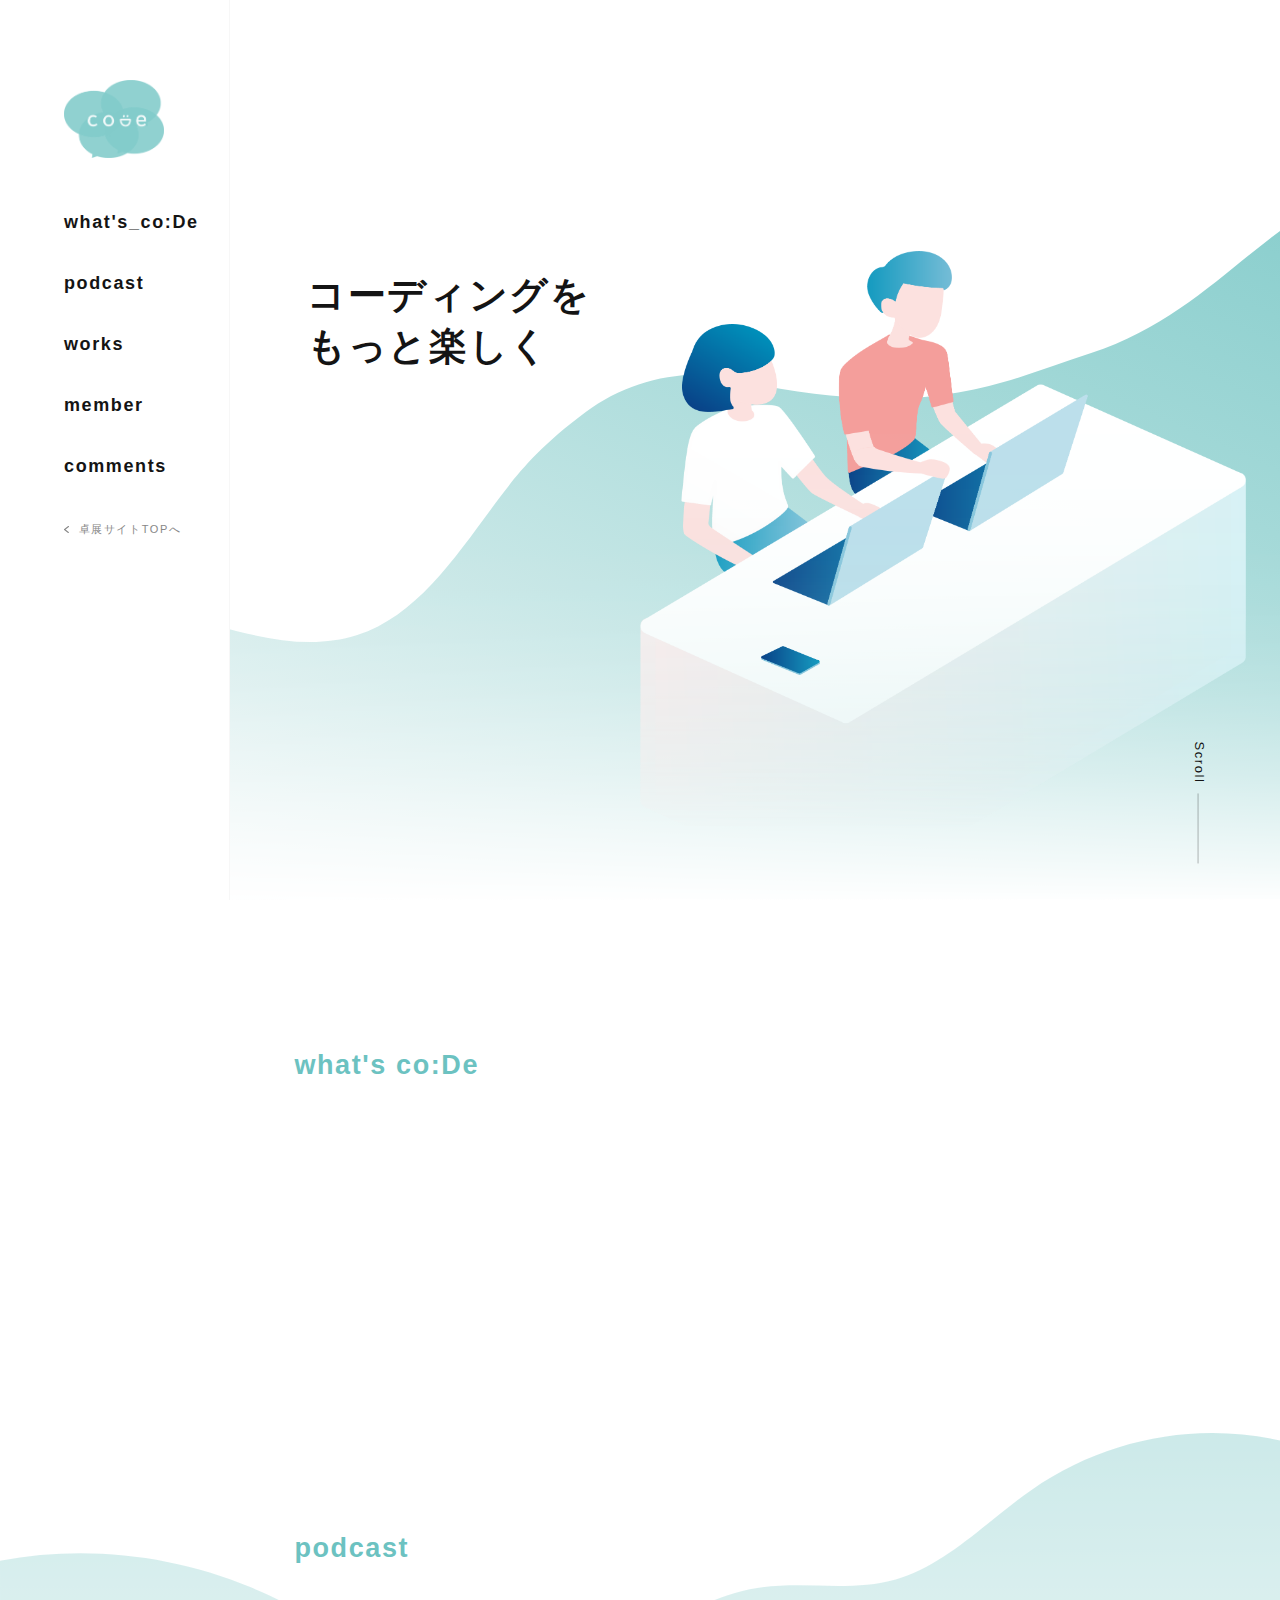
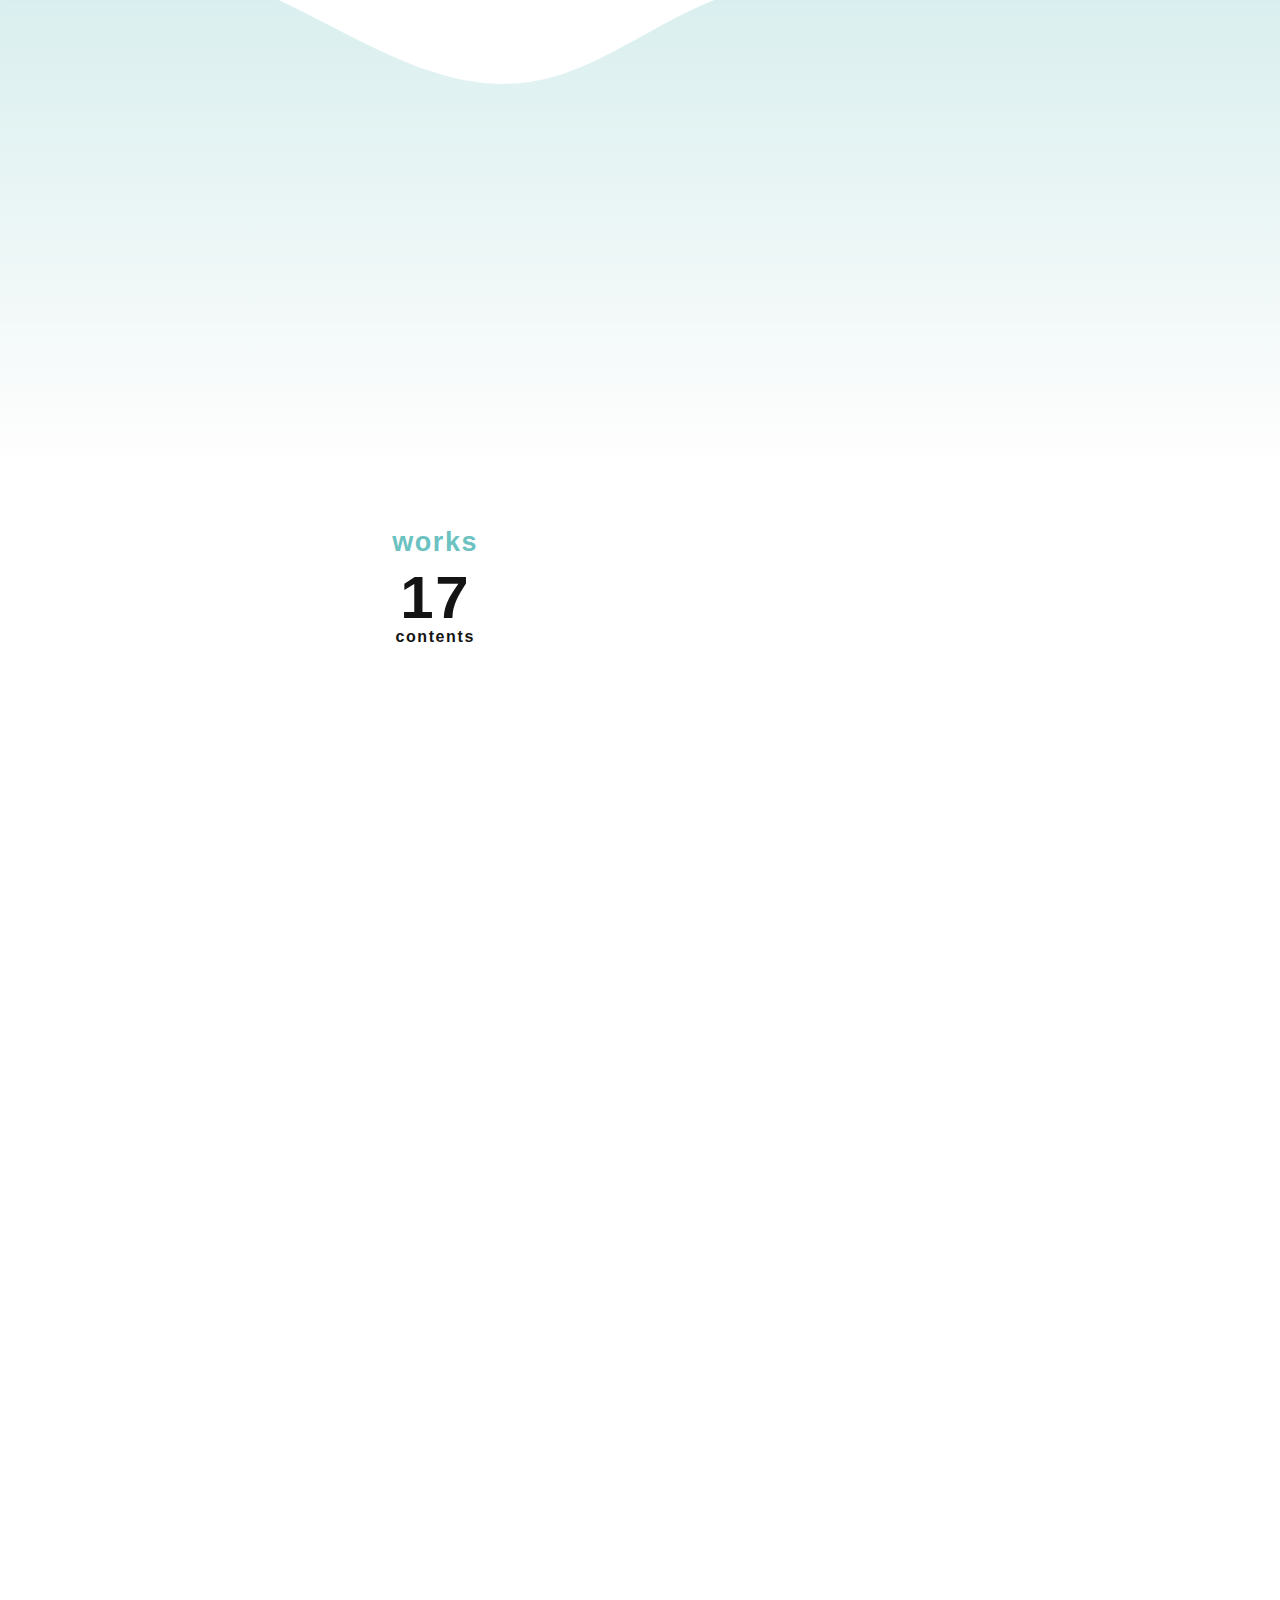
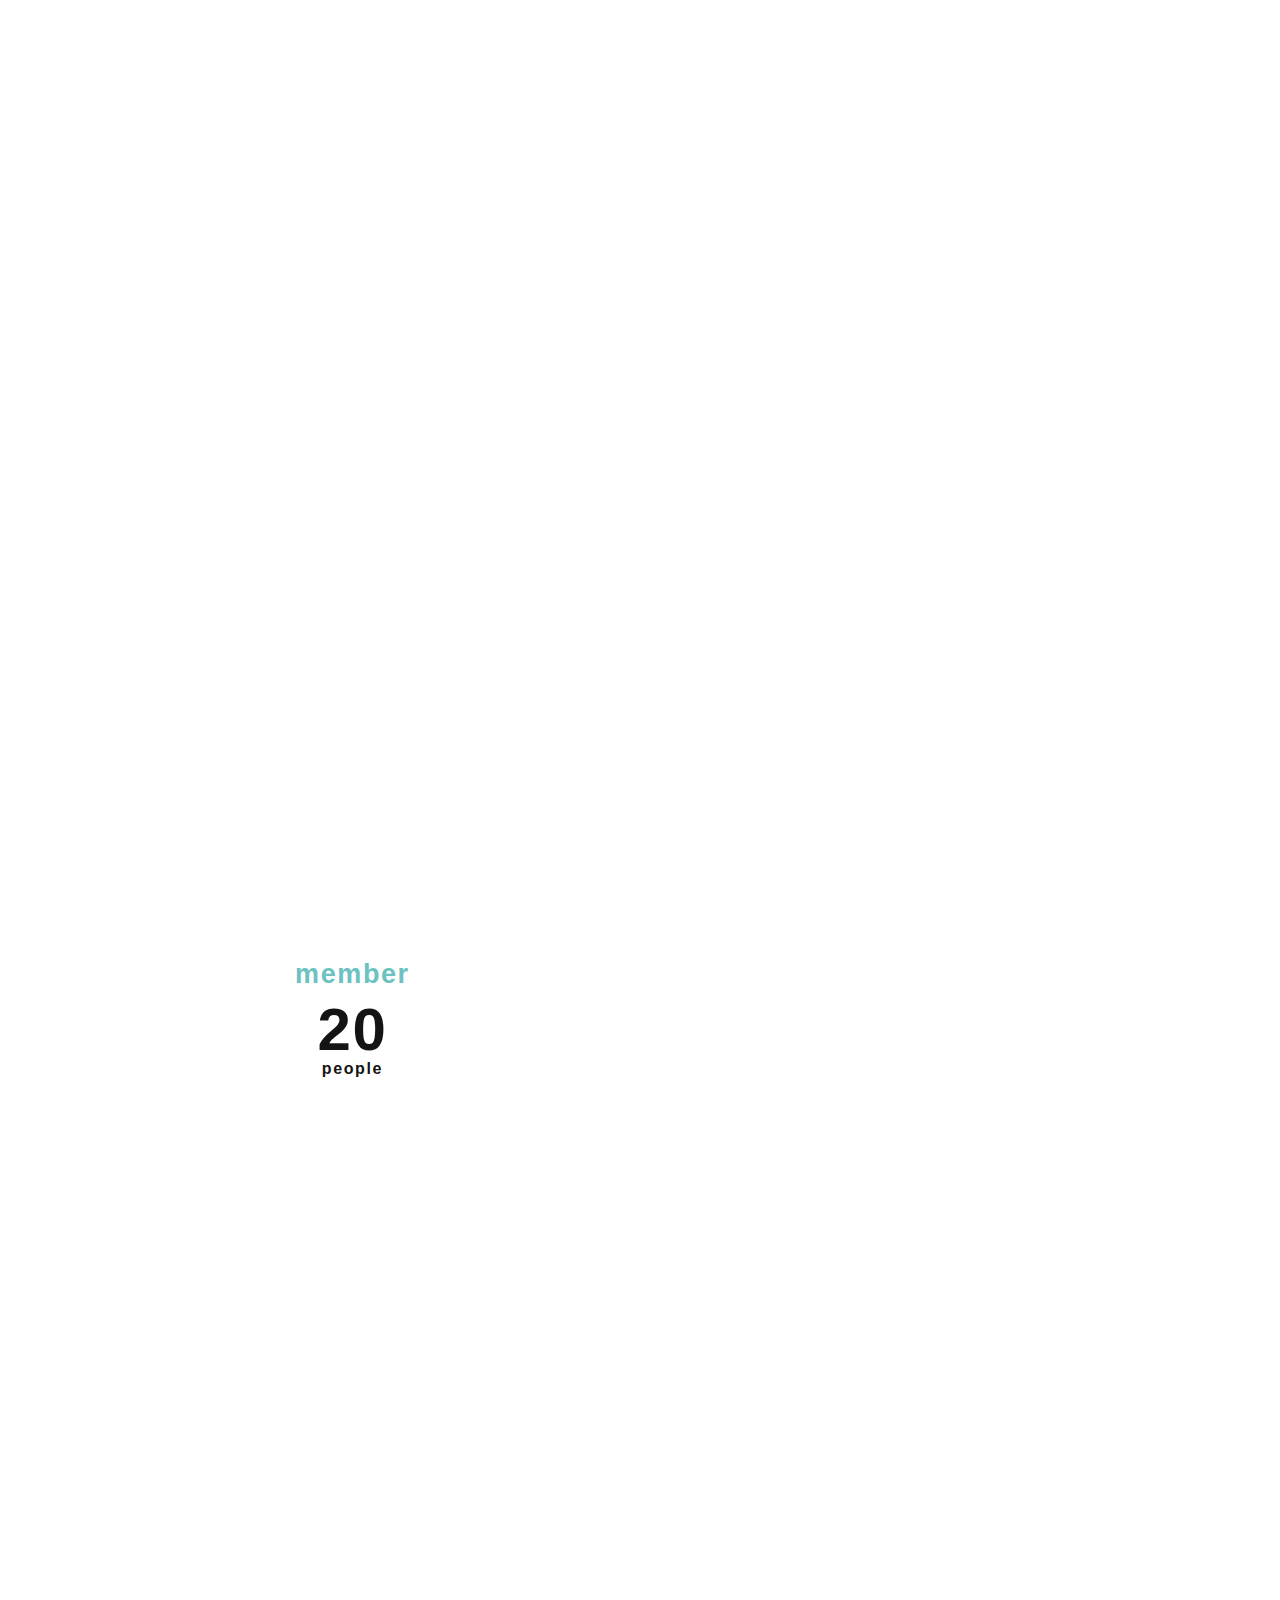
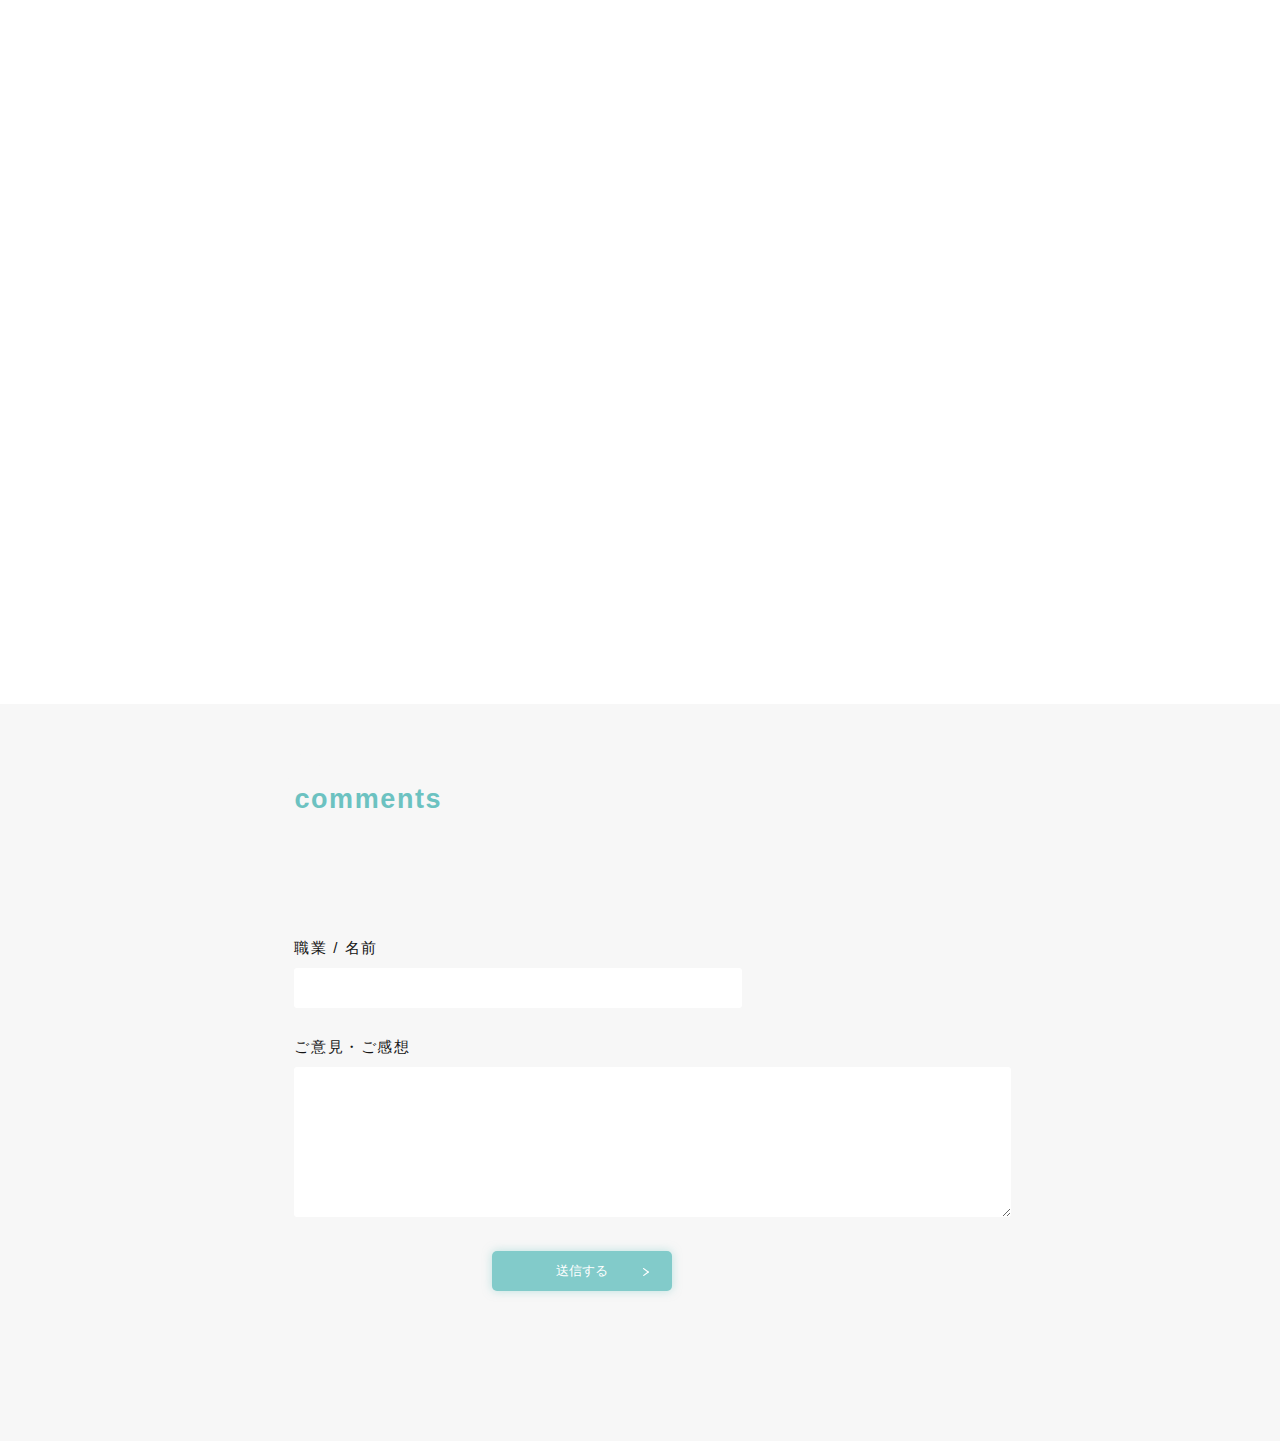
<file: index.html>
<!DOCTYPE html>
<html>
  <head>
    <!-- Global site tag (gtag.js) - Google Analytics -->
    <script
      async
      src="https://www.googletagmanager.com/gtag/js?id=UA-174896040-2"
    ></script>
    <script>
      window.dataLayer = window.dataLayer || [];
      function gtag() {
        dataLayer.push(arguments);
      }
      gtag("js", new Date());

      gtag("config", "UA-174896040-2");
    </script>

    <!-- 文字コード設定 -->
    <meta charset="UTF-8" />
    <!-- いろんなデバイス幅で表示崩れが起きないようにするやつ -->
    <meta name="viewport" content="width=device-width, initial-scale=1" />
    <!-- ページタイトル -->
    <title>co:De</title>
    <!-- ページ情報 -->
    <meta name="description" content="co:De卓作品展示サイト" />
    <link rel="icon" type="image/x-icon" href="./images/favicon.ico" />
    <link
      rel="apple-touch-icon"
      sizes="180x180"
      href="./images/apple-touch-icon-180x180-precomposed.png"
    />
    <!-- 検索で引っかかるようにする -->
    <meta
      name="keywords"
      content="co:De,卓,卓展,卓展2020,webサイト,webアプリケーション,学生作品"
    />
    <!-- css読み込み -->
    <link rel="stylesheet" href="./css/style.css" />
    <link
      rel="stylesheet"
      media="(max-width: 480px)"
      href="./css/mobile_css.css"
    />
    <!-- jquery読み込み(必要な人のみ) -->
    <script
      src="https://code.jquery.com/jquery-3.5.1.min.js"
      integrity="sha256-9/aliU8dGd2tb6OSsuzixeV4y/faTqgFtohetphbbj0="
      crossorigin="anonymous"
    ></script>
  </head>
  <body>
    <header>
      <div class="header-logo-wrap">
        <a href="#top">
          <img src="images/logo.png" alt="headerのロゴ" />
        </a>
      </div>
      <ul class="header-nav-list">
        <li>
          <a href="#what" data-splitting>what's_co:De</a>
        </li>
        <li>
          <a href="#podcast" data-splitting>podcast</a>
        </li>
        <li>
          <a href="#works" data-splitting>works</a>
        </li>
        <li>
          <a href="#member" data-splitting>member</a>
        </li>
        <li>
          <a href="#comments" data-splitting>comments</a>
        </li>
        <li class="go-taku-top">
          <a class="go_taku">
            <img src="images/gray_left.svg" alt="" />
            卓展サイトTOPへ
          </a>
        </li>
      </ul>

      <!-- ハンバーガーメニュー -->
      <div class="header-sp-icon-wrap">
        <div class="header-sp-icon-bar1"></div>
        <div class="header-sp-icon-bar3"></div>
      </div>

      <!-- スマホnav -->
      <div class="header-sp-nav">
        <div class="header-sp-nav-img-wrap">
          <a href="#top">
            <img src="images/logo.png" alt="ロゴイメージ" />
          </a>
        </div>
        <ul class="header-sp-nav-list">
          <li>
            <a href="#what">what's co:De</a>
          </li>
          <li>
            <a href="#podcast">podcast</a>
          </li>
          <li>
            <a href="#works">works</a>
          </li>
          <li>
            <a href="#member">member</a>
          </li>
          <li>
            <a href="#comments">comments</a>
          </li>
          <li class="go-taku-top">
            <a class="go_taku">
              <img src="images/gray_left.svg" alt="" />
              卓展サイトTOPへ
            </a>
          </li>
        </ul>
      </div>
    </header>
    <div id="cursor"></div>
    <div id="cover"></div>
    <div class="main-visual" id="top">
      <div class="hidden-logo-wrap">
        <img src="images/hidden-logo.svg" alt="隠しロゴ" />
      </div>
      <h1 data-splitting>
        コーディングを<br />
        もっと楽しく
      </h1>
      <div class="main-fuki1 fuki-wrap">
        <img src="images/main-fuki.svg" alt="メインビジュアル吹き出し" />
        <div class="fuki-contents">
          <div class="maru1"></div>
          <div class="maru2"></div>
          <div class="maru3"></div>
        </div>
      </div>
      <div class="main-fuki2 fuki-wrap">
        <img src="images/main-fuki.svg" alt="メインビジュアル吹き出し" />
        <div class="fuki-contents">
          <div class="maru1"></div>
          <div class="maru2"></div>
          <div class="maru3"></div>
        </div>
      </div>
      <div class="main-visual-img-wrap">
        <!-- <img src="images/main-visual.svg" alt="メインビジュアル" /> -->
        <img src="images/main-back.svg" alt="メインビジュアル波" />
      </div>
      <div class="main-hito-wrap">
        <img src="images/no-head-hand-hito.png" alt="" />
        <div class="girl-head-wrap">
          <img src="images/girl-head.png" alt="" />
        </div>
        <div class="boy-head-wrap">
          <img src="images/boy-head.png" alt="" />
        </div>
        <div class="boy-right-hand-wrap">
          <img src="images/boy-right-hand.png" alt="" />
        </div>
        <div class="phone-wrap">
          <img src="images/main-iphone.png" alt="" />
        </div>
      </div>
      <div class="main-visual-scroll">
        <p>Scroll</p>
        <div class="scroll-lines">
          <div class="scroll-line"></div>
          <div class="scroll-line-cover"></div>
        </div>
      </div>
    </div>

    <a name="jump-what"></a>
    <section class="what" id="what">
      <svg
        xmlns="http://www.w3.org/2000/svg"
        class="hidden-svg only-pc"
        width="44"
        height="44"
        viewBox="0 0 24 24"
        stroke-width="1.5"
        stroke="#ffffff"
        fill="none"
        stroke-linecap="round"
        stroke-linejoin="round"
      >
        <path stroke="none" d="M0 0h24v24H0z" />
        <path d="M3 12h1M12 3v1M20 12h1M5.6 5.6l.7 .7M18.4 5.6l-.7 .7" />
        <path
          d="M9 16a5 5 0 1 1 6 0a3.5 3.5 0 0 0 -1 3a2 2 0 0 1 -4 0a3.5 3.5 0 0 0 -1 -3"
        />
        <line x1="9.7" y1="17" x2="14.3" y2="17" />
      </svg>
      <h2 class="section-heading only-mobile">what's co:De</h2>
      <div class="what-fukidashi-wrap">
        <img
          src="images/sub-fuki.svg"
          alt="吹き出しのイメージ"
          class="sub-fuki1"
        />
        <img
          src="images/sub-fuki2.svg"
          alt="吹き出しのイメージ"
          class="sub-fuki2"
        />
        <img
          src="images/sub-fuki.svg"
          alt="吹き出しのイメージ"
          class="sub-fuki3"
        />
        <img
          src="images/sub-fuki2.svg"
          alt="吹き出しのイメージ"
          class="sub-fuki4"
        />
        <img src="images/sub-logo.png" alt="" class="sub-fuki-logo" />
      </div>
      <div class="what-left">
        <h2 class="section-heading only-pc">what's co:De</h2>
        <p class="section-caption fadein">
          co:Deは 「 <span class="what-green">楽しくコードを書く</span> 」
          をコンセプトとし、WebサイトやWebアプリを制作する卓です。
          企画、デザイン、コーディングのweb制作に置ける一連の流れを学びながら、作品の完成を目指します。
        </p>
      </div>
    </section>

    <a name="jump-podcast"></a>
    <section class="podcast" id="podcast">
      <svg
        xmlns="http://www.w3.org/2000/svg"
        class="hidden-svg only-pc"
        width="44"
        height="44"
        viewBox="0 0 24 24"
        stroke-width="1.5"
        stroke="#ffffff"
        fill="none"
        stroke-linecap="round"
        stroke-linejoin="round"
      >
        <path stroke="none" d="M0 0h24v24H0z" />
        <rect x="4" y="13" rx="2" width="5" height="7" />
        <rect x="15" y="13" rx="2" width="5" height="7" />
        <path d="M4 15v-3a8 8 0 0 1 16 0v3" />
      </svg>
      <h2 class="section-heading">podcast</h2>
      <p class="section-caption fadein">
        co:De卓長・ドムジャが、co:Deのコンセプトや作品についてトークしています。<br
          class="only-pc"
        />
        作品を見ながら、是非お聴きください！
      </p>
      <div class="podcast-back-wrap">
        <img src="images/podcast-back.svg" alt="podcast背景" />
      </div>
      <iframe
        src="https://anchor.fm/takuten-2020/embed/episodes/08-coDe-ej2hvs/a-a344nu2"
        frameborder="0"
        scrolling="no"
      ></iframe>
    </section>

    <a name="jump-works"></a>
    <section class="works" id="works">
      <ul class="work-list">
        <svg
          xmlns="http://www.w3.org/2000/svg"
          class="hidden-svg-what only-pc"
          width="44"
          height="44"
          viewBox="0 0 24 24"
          stroke-width="1.5"
          stroke="#ffffff"
          fill="none"
          stroke-linecap="round"
          stroke-linejoin="round"
        >
          <path stroke="none" d="M0 0h24v24H0z" />
          <rect x="13" y="8" width="8" height="12" rx="1" />
          <path
            d="M18 8v-3a1 1 0 0 0 -1 -1h-13a1 1 0 0 0 -1 1v12a1 1 0 0 0 1 1h9"
          />
          <line x1="16" y1="9" x2="18" y2="9" />
        </svg>
        <li class="sum">
          <h2 class="section-heading">works</h2>
          <h3>17</h3>
          <p>contents</p>
        </li>
        <a class="go_work" target="work_1">
          <li class="fadein">
            <div class="work-img-wrap">
              <img src="images/work-photo/hama.jpg" alt="作品の写真" />
            </div>
            <div class="work-hover">
              <div class="work-title">
                <h4>Portfolio</h4>
                <p>/</p>
                <p>webサイト</p>
              </div>
              <p class="work-name">4N はまちゃん</p>
            </div>
          </li>
        </a>
        <a class="go_work" target="work_2">
          <li class="fadein">
            <div class="work-img-wrap">
              <img src="images/work-photo/chika.jpg" alt="作品の写真" />
            </div>
            <div class="work-hover">
              <div class="work-title">
                <h4>kaedechikakiyo portfolio</h4>
                <p>/</p>
                <p>webサイト</p>
              </div>
              <p class="work-name">4N よねちゃん</p>
            </div>
          </li>
        </a>
        <a class="go_work" target="work_3">
          <li class="fadein">
            <div class="work-img-wrap">
              <img src="images/work-photo/eri.jpg" alt="作品の写真" />
            </div>
            <div class="work-hover">
              <div class="work-title">
                <h4>ポートフォリオサイト</h4>
                <p>/</p>
                <p>webサイト</p>
              </div>
              <p class="work-name">3M いとしのエリー</p>
            </div>
          </li>
        </a>
        <a class="go_work" target="work_4">
          <li class="fadein">
            <div class="work-img-wrap">
              <img src="images/work-photo/sawa1.jpg" alt="作品の写真" />
            </div>
            <div class="work-hover">
              <div class="work-title">
                <h4>Portfolio</h4>
                <p>/</p>
                <p>webサイト</p>
              </div>
              <p class="work-name">3M 不協卍和音</p>
            </div>
          </li>
        </a>
        <a class="go_work" target="work_5">
          <li class="fadein">
            <div class="work-img-wrap">
              <img src="images/work-photo/tohi.jpg" alt="作品の写真" />
            </div>
            <div class="work-hover">
              <div class="work-title">
                <h4>ポートフォリオサイト</h4>
                <p>/</p>
                <p>webサイト</p>
              </div>
              <p class="work-name">3M 頭皮にやさしく</p>
            </div>
          </li>
        </a>
        <a class="go_work" target="work_6">
          <li class="fadein">
            <div class="work-img-wrap">
              <img src="images/work-photo/shachipa.jpg" alt="作品の写真" />
            </div>
            <div class="work-hover">
              <div class="work-title">
                <h4>FoolProof</h4>
                <p>/</p>
                <p>webサイト</p>
              </div>
              <p class="work-name">2M しゃちほこ・パッチム</p>
            </div>
          </li>
        </a>
        <a class="go_work" target="work_7">
          <li class="fadein">
            <div class="work-img-wrap">
              <img src="images/work-photo/nitori.jpg" alt="作品の写真" />
            </div>
            <div class="work-hover">
              <div class="work-title">
                <h4>Poppin' color</h4>
                <p>/</p>
                <p>webサイト</p>
              </div>
              <p class="work-name">2M ニトリ</p>
            </div>
          </li>
        </a>
        <a class="go_work" target="work_8">
          <li class="fadein">
            <div class="work-img-wrap">
              <img src="images/work-photo/ramuko.jpg" alt="作品の写真" />
            </div>
            <div class="work-hover">
              <div class="work-title">
                <h4>あの夏わたしはチョコミントと出会った。</h4>
                <p>/</p>
                <p>webサイト</p>
              </div>
              <p class="work-name">2M ラムこ</p>
            </div>
          </li>
        </a>
        <a class="go_work" target="work_9">
          <li class="fadein">
            <div class="work-img-wrap">
              <img src="images/work-photo/han.jpg" alt="作品の写真" />
            </div>
            <div class="work-hover">
              <div class="work-title">
                <h4>HAN's blog</h4>
                <p>/</p>
                <p>webサイト</p>
              </div>
              <p class="work-name">２M 半月板</p>
            </div>
          </li>
        </a>
        <a class="go_work" target="work_10">
          <li class="fadein">
            <div class="work-img-wrap">
              <img src="images/work-photo/yamori.jpg" alt="作品の写真" />
            </div>
            <div class="work-hover">
              <div class="work-title">
                <h4>MOYA BLOG</h4>
                <p>/</p>
                <p>webサイト</p>
              </div>
              <p class="work-name">２M ローソン</p>
            </div>
          </li>
        </a>
        <a class="go_work" target="work_11">
          <li class="fadein">
            <div class="work-img-wrap">
              <img src="images/work-photo/peyo.jpg" alt="作品の写真" />
            </div>
            <div class="work-hover">
              <div class="work-title">
                <h4>せんたくびより</h4>
                <p>/</p>
                <p>webサイト</p>
              </div>
              <p class="work-name">1M いそのだっぺよ</p>
            </div>
          </li>
        </a>
        <a class="go_work" target="work_12">
          <li class="fadein">
            <div class="work-img-wrap">
              <img src="images/work-photo/mimoza.jpg" alt="作品の写真" />
            </div>
            <div class="work-hover">
              <div class="work-title">
                <h4>犬山映えさんぽ</h4>
                <p>/</p>
                <p>webサイト</p>
              </div>
              <p class="work-name">1M かなりミモザ</p>
            </div>
          </li>
        </a>
        <a class="go_work" target="work_13">
          <li class="fadein">
            <div class="work-img-wrap">
              <img src="images/work-photo/morikoro.jpg" alt="作品の写真" />
            </div>
            <div class="work-hover">
              <div class="work-title">
                <h4>LOVE MY HAIR</h4>
                <p>/</p>
                <p>webサイト</p>
              </div>
              <p class="work-name">1M 森殺</p>
            </div>
          </li>
        </a>
        <a class="go_work" target="work_14">
          <li class="fadein">
            <div class="work-img-wrap">
              <img src="images/work-photo/nekko.jpg" alt="作品の写真" />
            </div>
            <div class="work-hover">
              <div class="work-title">
                <h4>Bullet Journal</h4>
                <p>/</p>
                <p>webサイト</p>
              </div>
              <p class="work-name">1M ネッコアラ</p>
            </div>
          </li>
        </a>
        <a class="go_work" target="work_15">
          <li class="fadein">
            <div class="work-img-wrap">
              <img src="images/work-photo/eden.jpg" alt="作品の写真" />
            </div>
            <div class="work-hover">
              <div class="work-title">
                <h4>世界の遊び</h4>
                <p>/</p>
                <p>webサイト</p>
              </div>
              <p class="work-name">1M Edenの林檎</p>
            </div>
          </li>
        </a>
        <a class="go_work" target="work_16">
          <li class="fadein">
            <div class="work-img-wrap">
              <img src="images/work-photo/bokoyamo.jpg" alt="作品の写真" />
            </div>
            <div class="work-hover">
              <div class="work-title">
                <h4>コマ管理アプリ</h4>
                <p>/</p>
                <p>webアプリ</p>
              </div>
              <p class="work-name">4M かまぼこ・3M ローソン</p>
            </div>
          </li>
        </a>
        <a class="go_work" target="work_17">
          <li class="fadein">
            <div class="work-img-wrap">
              <img src="images/work-photo/sawa2.jpg" alt="作品の写真" />
            </div>
            <div class="work-hover">
              <div class="work-title">
                <h4>Balloon Mail</h4>
                <p>/</p>
                <p>webアプリ</p>
              </div>
              <p class="work-name">3M 不協卍和音</p>
            </div>
          </li>
        </a>
      </ul>
    </section>

    <a name="jump-member"></a>
    <section class="member" id="member">
      <svg
        xmlns="http://www.w3.org/2000/svg"
        class="hidden-svg only-pc"
        width="44"
        height="44"
        viewBox="0 0 24 24"
        stroke-width="1.5"
        stroke="#ffffff"
        fill="none"
        stroke-linecap="round"
        stroke-linejoin="round"
      >
        <path stroke="none" d="M0 0h24v24H0z" />
        <circle cx="12" cy="12" r="9" />
        <line x1="9" y1="10" x2="9.01" y2="10" />
        <line x1="15" y1="10" x2="15.01" y2="10" />
        <path d="M9.5 15a3.5 3.5 0 0 0 5 0" />
      </svg>
      <div class="sum">
        <h2 class="section-heading">member</h2>
        <h3>20</h3>
        <p>people</p>
      </div>
      <ul class="member-list">
        <div class="member-row fadein">
          <li>
            <div class="member-img-wrap">
              <img src="images/member-photo/p-dom.jpg" alt="メンバーの画像" />
              <div class="member-img-cover">
                <img
                  src="images/member-photo/c-dom.jpg"
                  alt="メンバーのcolor画像"
                />
              </div>
            </div>
            <p class="member-role">leader</p>
            <p class="member-name">4M ドムジャ</p>
          </li>
          <li>
            <div class="member-img-wrap">
              <img src="images/member-photo/p-sonyo.jpg" alt="メンバーの画像" />
              <div class="member-img-cover">
                <img
                  src="images/member-photo/c-sonyo.jpg"
                  alt="メンバーのcolor画像"
                />
              </div>
            </div>
            <p class="member-role">sub leader</p>
            <p class="member-name">4M ソニョ</p>
          </li>
          <li>
            <div class="member-img-wrap">
              <img src="images/member-photo/p-ho.jpg" alt="メンバーの画像" />
              <div class="member-img-cover">
                <img
                  src="images/member-photo/c-ho.jpg"
                  alt="メンバーのcolor画像"
                />
              </div>
            </div>
            <p class="member-role">support</p>
            <p class="member-name">4M 頬骨</p>
          </li>
          <li>
            <a class="go_work" target="work_16">
              <div class="member-img-wrap">
                <img
                  src="images/member-photo/p-boko.jpg"
                  alt="メンバーの画像"
                />
                <div class="member-img-cover">
                  <img
                    src="images/member-photo/c-boko.jpg"
                    alt="メンバーのcolor画像"
                  />
                </div>
              </div>
              <p class="member-role">support</p>
              <p class="member-name">4M かまぼこ</p>
            </a>
          </li>
        </div>
        <div class="member-row fadein">
          <li>
            <a class="go_work" target="work_1">
              <div class="member-img-wrap">
                <img
                  src="images/member-photo/p-hama.jpg"
                  alt="メンバーの画像"
                />
                <div class="member-img-cover">
                  <img
                    src="images/member-photo/c-hama.jpg"
                    alt="メンバーのcolor画像"
                  />
                </div>
              </div>
              <p class="member-name">4N はまちゃん</p>
            </a>
          </li>
          <li>
            <a class="go_work" target="work_2">
              <div class="member-img-wrap">
                <img
                  src="images/member-photo/p-chika.jpg"
                  alt="メンバーの画像"
                />
                <div class="member-img-cover">
                  <img
                    src="images/member-photo/c-chika.jpg"
                    alt="メンバーのcolor画像"
                  />
                </div>
              </div>
              <p class="member-name">4N よねちゃん</p>
            </a>
          </li>
          <li>
            <a class="go_work" target="work_3">
              <div class="member-img-wrap">
                <img src="images/member-photo/p-eri.jpg" alt="メンバーの画像" />
                <div class="member-img-cover">
                  <img
                    src="images/member-photo/c-eri.jpg"
                    alt="メンバーのcolor画像"
                  />
                </div>
              </div>
              <p class="member-name">3M いとしのエリー</p>
            </a>
          </li>
          <li>
            <a class="go_work" target="work_4">
              <div class="member-img-wrap">
                <img
                  src="images/member-photo/p-sawa.jpg"
                  alt="メンバーの画像"
                />
                <div class="member-img-cover">
                  <img
                    src="images/member-photo/c-sawa.jpg"
                    alt="メンバーのcolor画像"
                  />
                </div>
              </div>
              <p class="member-name">3M 不協卍和音</p>
            </a>
          </li>
          <li>
            <a class="go_work" target="work_5">
              <div class="member-img-wrap">
                <img
                  src="images/member-photo/p-tohi.jpg"
                  alt="メンバーの画像"
                />
                <div class="member-img-cover">
                  <img
                    src="images/member-photo/c-tohi.jpg"
                    alt="メンバーのcolor画像"
                  />
                </div>
              </div>
              <p class="member-name">3M 頭皮にやさしく</p>
            </a>
          </li>
          <li>
            <a class="go_work" target="work_6">
              <div class="member-img-wrap">
                <img
                  src="images/member-photo/p-shachi.jpg"
                  alt="メンバーの画像"
                />
                <div class="member-img-cover">
                  <img
                    src="images/member-photo/c-shachi.jpg"
                    alt="メンバーのcolor画像"
                  />
                </div>
              </div>
              <p class="member-name">2M しゃちほこ</p>
            </a>
          </li>
          <li>
            <a class="go_work" target="work_7">
              <div class="member-img-wrap">
                <img
                  src="images/member-photo/p-nitori.jpg"
                  alt="メンバーの画像"
                />
                <div class="member-img-cover">
                  <img
                    src="images/member-photo/c-nitori.jpg"
                    alt="メンバーのcolor画像"
                  />
                </div>
              </div>
              <p class="member-name">2M ニトリ</p>
            </a>
          </li>
          <li>
            <a class="go_work" target="work_8">
              <div class="member-img-wrap">
                <img
                  src="images/member-photo/p-ramuko.jpg"
                  alt="メンバーの画像"
                />
                <div class="member-img-cover">
                  <img
                    src="images/member-photo/c-ramuko.jpg"
                    alt="メンバーのcolor画像"
                  />
                </div>
              </div>
              <p class="member-name">2M ラムこ</p>
            </a>
          </li>
          <li>
            <a class="go_work" target="work_6">
              <div class="member-img-wrap">
                <img
                  src="images/member-photo/p-pachi.jpg"
                  alt="メンバーの画像"
                />
                <div class="member-img-cover">
                  <img
                    src="images/member-photo/c-pachi.jpg"
                    alt="メンバーのcolor画像"
                  />
                </div>
              </div>
              <p class="member-name">2M パッチム</p>
            </a>
          </li>
          <li>
            <a class="go_work" target="work_9">
              <div class="member-img-wrap">
                <img src="images/member-photo/p-han.jpg" alt="メンバーの画像" />
                <div class="member-img-cover">
                  <img
                    src="images/member-photo/c-han.jpg"
                    alt="メンバーのcolor画像"
                  />
                </div>
              </div>
              <p class="member-name">2M 半月板</p>
            </a>
          </li>
          <li>
            <a class="go_work" target="work_10">
              <div class="member-img-wrap">
                <img
                  src="images/member-photo/p-yamori.jpg"
                  alt="メンバーの画像"
                />
                <div class="member-img-cover">
                  <img
                    src="images/member-photo/c-yamori.jpg"
                    alt="メンバーのcolor画像"
                  />
                </div>
              </div>
              <p class="member-name">2M ローソン</p>
            </a>
          </li>
          <li>
            <a class="go_work" target="work_11">
              <div class="member-img-wrap">
                <img
                  src="images/member-photo/p-peyo.jpg"
                  alt="メンバーの画像"
                />
                <div class="member-img-cover">
                  <img
                    src="images/member-photo/c-peyo.jpg"
                    alt="メンバーのcolor画像"
                  />
                </div>
              </div>
              <p class="member-name">1M いそのだっぺよ</p>
            </a>
          </li>
          <li>
            <a class="go_work" target="work_12">
              <div class="member-img-wrap">
                <img
                  src="images/member-photo/p-mimoza.jpg"
                  alt="メンバーの画像"
                />
                <div class="member-img-cover">
                  <img
                    src="images/member-photo/c-mimoza.jpg"
                    alt="メンバーのcolor画像"
                  />
                </div>
              </div>
              <p class="member-name">1M かなりミモザ</p>
            </a>
          </li>
          <li>
            <a class="go_work" target="work_13">
              <div class="member-img-wrap">
                <img
                  src="images/member-photo/p-morikoro.jpg"
                  alt="メンバーの画像"
                />
                <div class="member-img-cover">
                  <img
                    src="images/member-photo/c-morikoro.jpg"
                    alt="メンバーのcolor画像"
                  />
                </div>
              </div>
              <p class="member-name">1M 森殺</p>
            </a>
          </li>
          <li>
            <a class="go_work" target="work_14">
              <div class="member-img-wrap">
                <img
                  src="images/member-photo/p-nekko.jpg"
                  alt="メンバーの画像"
                />
                <div class="member-img-cover">
                  <img
                    src="images/member-photo/c-nekko.jpg"
                    alt="メンバーのcolor画像"
                  />
                </div>
              </div>
              <p class="member-name">1M ネッコアラ</p>
            </a>
          </li>
          <li>
            <a class="go_work" target="work_15">
              <div class="member-img-wrap">
                <img
                  src="images/member-photo/p-eden.jpg"
                  alt="メンバーの画像"
                />
                <div class="member-img-cover">
                  <img
                    src="images/member-photo/c-eden.jpg"
                    alt="メンバーのcolor画像"
                  />
                </div>
              </div>
              <p class="member-name">1M Edenの林檎</p>
            </a>
          </li>
        </div>
      </ul>
    </section>

    <a name="jump-comments"></a>
    <section class="comments" id="comments">
      <svg
        xmlns="http://www.w3.org/2000/svg"
        class="hidden-svg-gray only-pc"
        width="44"
        height="44"
        viewBox="0 0 24 24"
        stroke-width="1.5"
        stroke="#f7f7f7"
        fill="none"
        stroke-linecap="round"
        stroke-linejoin="round"
      >
        <path stroke="none" d="M0 0h24v24H0z" />
        <path
          d="M7 11v 8a1 1 0 0 1 -1 1h-2a1 1 0 0 1 -1 -1v-7a1 1 0 0 1 1 -1h3a4 4 0 0 0 4 -4v-1a2 2 0 0 1 4 0v5h3a2 2 0 0 1 2 2l-1 5a2 3 0 0 1 -2 2h-7a3 3 0 0 1 -3 -3"
        />
      </svg>
      <h2 class="section-heading">comments</h2>
      <p class="section-caption fadein">
        ご意見・ご感想等ありましたら、下記入力フォームよりお聞かせください。
      </p>

      <form action="https://api.staticforms.xyz/submit" method="post">
        <div class="form-input-wrap">
          <h3>職業 / 名前</h3>
          <input type="text" name="name" />
        </div>
        <div class="form-input-wrap">
          <h3>ご意見・ご感想</h3>
          <textarea name="message"></textarea>
          <input type="text" name="honeypot" style="display: none" />
        </div>
        <!-- アクセスキー -->
        <input
          type="hidden"
          name="accessKey"
          value="ee3f4d1d-11eb-4169-a38a-fc1829a07bd7"
        />
        <!-- 件名 -->
        <input type="hidden" name="subject" value="卓展感想" />
        <!-- リダイレクト先 -->
        <input
          type="hidden"
          name="redirectTo"
          value="https://geikou-takuten.com/code/"
        />
        <!-- <input
          type="hidden"
          name="redirectTo"
          value="https://geikou-takuten.com/code/"
        /> -->
        <!-- <input type="submit" value="送信する" class="form-submit" /> -->
        <button type="submit" class="form-submit">
          送信する
          <img src="images/white-right.svg" />
        </button>
      </form>
    </section>

    <footer>
      <a href="#top">
        <div class="footer-logo-wrap">
          <img src="images/logo.png" alt="footerのロゴ" />
        </div>
      </a>
      <ul class="footer-nav-list">
        <li>
          <a href="#what">what's co:De</a>
        </li>
        <li>
          <a href="#podcast">podcast</a>
        </li>
        <li>
          <a href="#works">works</a>
        </li>
        <li>
          <a href="#member">member</a>
        </li>
        <li>
          <a href="#comments">comments</a>
        </li>
      </ul>
      <div class="footer-go-taku-top">
        <a class="go_taku">
          <img src="images/green-left.svg" alt="" />
          卓展サイトTOPへ
        </a>
      </div>
    </footer>
    <script src="js/splitting.js"></script>
    <script src="js/index_script.js"></script>
    <script src="js/script.js"></script>
  </body>
</html>
</file>
<file: css/style.css>
* {
  margin: 0;
  padding: 0;
  box-sizing: border-box;
}

/* @font-face {
  font-family: "hiranogi";
  src: url("../font/ヒラギノ角ゴシック W3.ttc");
  font-weight: 400;
}

@font-face {
  font-family: "avenir";
  src: url("../font/Avenir\ Next.ttc");
  font-weight: 400;
} */

:root {
  --green: #82cbca;
  --black: #141414;
  --gray: #f7f7f7;
}

html,
body,
a {
  cursor: none;
}

body {
  color: var(--black);
  font-family: "ヒラギノ角ゴシック", "Hiragino Sans", sans-serif;
  letter-spacing: 0.1em;
  font-weight: 400;
}

ul {
  list-style: none;
}

a {
  text-decoration: none;
  color: var(--black);
}

.header-sp-icon-wrap,
.header-sp-nav {
  display: none;
}

/* header */
header {
  background-color: white;
  width: 18vw;
  height: 100vh;
  position: fixed;
  top: 0;
  left: 0;
  z-index: 99;
  padding-top: 80px;
  padding-left: 5vw;
  border-right: solid 1px var(--gray);
  cursor: auto;
}

header a {
  cursor: auto;
}

.header-logo-wrap {
  width: 100px;
  margin-bottom: 50px;
}

.header-logo-wrap img {
  width: 100%;
}

.header-nav-list li {
  font-family: "Avenir Next", sans-serif;
  margin-bottom: 40px;
  font-size: 18px;
  /* letter-spacing: 0.07em; */
  font-weight: 600;
}

.header-nav-list a:hover .char:first-child {
  animation-name: jump;
  animation-delay: calc(var(--char-index) * 0.075s);
  animation-duration: 3s;
  animation-timing-function: linear;
  display: inline-block;
}

.header-nav-list .go-taku-top a {
  font-family: "ヒラギノ角ゴシック", "Hiragino Sans", sans-serif;
  font-size: 11px;
  color: #878787;
  font-weight: 500;
}
.go-taku-top img {
  width: 5px;
  margin-right: 5px;
}

/*main-visual*/

.main-visual {
  position: relative;
  width: 100vw;
  height: 100vh;
  overflow: hidden;
}

.main-visual h1 {
  position: absolute;
  top: 30vh;
  left: 24vw;
  font-size: 38px;
  font-weight: 600;
  z-index: 10;
}

.main-visual-img-wrap {
  width: 100%;
  height: 80%;
  position: absolute;
  bottom: 0;
  left: 0;
  animation: first-nami 2s;
}

.main-visual-img-wrap img {
  width: 100vw;
  height: 100%;
  object-fit: cover;
}

@keyframes first-nami {
  0%,
  50% {
    left: 100vw;
  }
  100% {
    left: 0;
  }
}
.main-hito-wrap {
  position: absolute;
  left: 50%;
  bottom: 0;
  height: 65%;
  animation: hito-fadein 3s;
}

.main-hito-wrap img {
  height: 100%;
}

.girl-head-wrap {
  position: absolute;
  top: 1.5%;
  left: 7%;
  height: 15%;
  transform-origin: bottom;
  animation: girl-head-anim 3s infinite linear alternate;
}

@keyframes girl-head-anim {
  0% {
    transform: rotate(0deg);
  }
  25% {
    transform: rotate(20deg);
  }
  50% {
    transform: rotate(0deg);
  }
  100% {
    transform: rotate(0deg);
  }
}

.boy-head-wrap {
  position: absolute;
  top: -11%;
  left: 37.5%;
  height: 15%;
  transform-origin: bottom;
  animation: boy-head-anim 4s infinite linear alternate;
}

@keyframes boy-head-anim {
  0% {
    transform: rotate(0deg);
  }
  20%,
  60% {
    transform: rotate(-10deg);
  }
  80% {
    transform: rotate(0deg);
  }
}

.boy-right-hand-wrap {
  position: absolute;
  top: 22.5%;
  left: 35.5%;
  height: 5.5%;
  transform-origin: left;
  animation: boy-hand-anim 5s infinite linear;
}
@keyframes boy-hand-anim {
  0% {
    transform: rotate(-5deg) translate(0, 0);
  }
  15%,
  30% {
    transform: rotate(-45deg) translate(0, 22%);
  }
  45%,
  70% {
    transform: rotate(-60deg) translate(0, 35%);
  }
  90%,
  100% {
    transform: rotate(-5deg) translate(0, 0);
  }
}

.girl-head-wrap img,
.boy-head-wrap img,
.boy-right-hand-wrap img {
  height: 100%;
}

@keyframes hito-fadein {
  0%,
  80% {
    opacity: 0;
    transform: translateY(20px);
  }
  100% {
    opacity: 1;
    transform: translateY(0);
  }
}

.phone-wrap {
  position: absolute;
  top: 56.5%;
  left: 20%;
  height: 5%;
  animation: phone-vibe 0.6s infinite linear alternate;
}

@keyframes phone-vibe {
  0% {
    transform: translate(0, 0) rotate(-4deg);
  }
  10%,
  30% {
    transform: translate(0, -1px) rotate(0deg);
  }
  20%,
  40% {
    transform: translate(0, 0) rotate(4deg);
  }
  60% {
    transform: translate(0, 0) rotate(0deg);
  }
  100% {
    transform: translate(0, 0) rotate(0deg);
  }
}

.phone-wrap img {
  height: 100%;
}

/*fukidashi*/

.fuki-wrap {
  width: 130px;
  height: auto;
  position: absolute;
  z-index: 5;
}

.fuki-wrap img {
  width: 100%;
  height: 100%;
}

.main-fuki1 {
  top: 20vh;
  left: 54vw;
  transform: scale(0);
  /* animation: fuki-animation 8s infinite; */
  /* animation: fuki1-first-animation 1s; */
}

.main-fuki2 {
  top: 12vh;
  left: 69vw;
  transform: scale(0);
  /* animation: fuki-animation 8s infinite; */
  /* animation: fuki2-animation 1s; */
}

.fuki-contents {
  position: absolute;
  top: 45%;
  left: 27%;
  width: 40%;
}

.maru1 {
  position: absolute;
  left: 0;
  top: 0;
  width: 10px;
  height: 10px;
  background-color: white;
  border-radius: 100%;
  animation: maru1-animation 8s infinite;
  animation-delay: 3.5s;
}
.maru2 {
  position: absolute;
  left: 50%;
  top: 0;
  width: 10px;
  height: 10px;
  background-color: white;
  border-radius: 100%;
  animation: maru2-animation 8s infinite;
  animation-delay: 3.5s;
}
.maru3 {
  position: absolute;
  left: 100%;
  top: 0;
  width: 10px;
  height: 10px;
  background-color: white;
  border-radius: 100%;
  animation: maru3-animation 8s infinite;
  animation-delay: 3.5s;
}

@keyframes maru1-animation {
  0% {
    left: 50%;
    opacity: 1;
  }
  5%,
  20%,
  35%,
  50% {
    left: 0;
    opacity: 0.5;
  }
  10%,
  15%,
  25%,
  30%,
  40%,
  45%,
  55% {
    opacity: 1;
  }
  65% {
    left: 0;
  }
  70% {
    left: 50%;
    height: 10px;
    top: 0;
    border-radius: 100%;
  }
  75% {
    height: 30px;
    top: -20px;
    border-radius: 5px;
  }
  95% {
    height: 30px;
    top: -20px;
    border-radius: 5px;
  }
  100% {
    left: 50%;
    height: 10px;
    top: 0;
    border-radius: 100%;
  }
}
@keyframes maru2-animation {
  0% {
    opacity: 1;
  }
  5%,
  15%,
  30%,
  35%,
  45%,
  50%,
  60% {
    opacity: 1;
  }
  10%,
  25%,
  40%,
  55% {
    opacity: 0.5;
  }
  70% {
    opacity: 1;
  }
  73% {
    opacity: 0;
  }
  98% {
    opacity: 0;
  }
  100% {
    opacity: 1;
  }
}

@keyframes maru3-animation {
  0% {
    left: 50%;
  }
  5% {
    left: 100%;
  }
  10%,
  20%,
  25%,
  35%,
  40%,
  50%,
  55% {
    opacity: 1;
  }
  15%,
  30%,
  45%,
  60% {
    opacity: 0.5;
  }
  65% {
    opacity: 1;
    left: 100%;
  }
  70% {
    left: 50%;
    top: 0;
  }
  75% {
    top: 20px;
  }
  95% {
    top: 20px;
  }
  100% {
    left: 50%;
    top: 0;
  }
}

/* scroll */

.main-visual-scroll {
  position: absolute;
  bottom: 10vh;
  right: 20px;
  display: flex;
  align-items: center;
  transform: rotate(90deg);
  font-size: 13px;
  /* letter-spacing: 0.05em; */
  font-family: "Avenir Next", sans-serif;
}

.scroll-lines {
  width: 70px;
  margin-left: 10px;
  position: relative;
}

.scroll-line {
  border-bottom: solid 1px var(--black);
  opacity: 0.3;
  width: 100%;
  position: absolute;
  top: 0;
  left: 0;
}

.scroll-line-cover {
  border-bottom: solid 1px var(--black);
  width: 0;
  position: absolute;
  top: 0;
  left: 0;
  animation: scroll-animation 2.4s infinite;
}

@keyframes scroll-animation {
  0% {
    width: 0;
  }
  20% {
    width: 10%;
  }
  50% {
    width: 100%;
    left: 0;
  }
  80% {
    width: 10%;
    left: 90%;
  }
  100% {
    width: 0;
    left: 100%;
  }
}

/*section-contents*/

section {
  padding: 0 7vw 0 23vw;
  margin: 150px 0 250px;
  position: relative;
}

.section-heading {
  font-family: "Avenir Next", sans-serif;
  color: #6cc2c1;
  display: inline-block;
  /* text-shadow: 0.5px -0.5px white, 1px -1px white, 1.5px -1.5px white,
    2px -2px white, 2.5px -2.5px white, 3px -3px white, 3.5px -3.5px white,
    4px -4px white, 4.5px -4.5px white, 2px -2px 10px var(--green); */
  /* letter-spacing: 0.1em; */
  font-weight: 600;
  font-size: 27px;
  margin-bottom: 30px;
  z-index: 5;
}

.section-caption {
  width: 90%;
  font-size: 14px;
  /* letter-spacing: 0.1em; */
  line-height: 1.7;
  margin-bottom: 70px;
}

.sum {
  width: 116px;
  display: flex;
  flex-direction: column;
  justify-content: center;
  text-align: center;
}

.sum .section-heading {
  margin-bottom: 10px;
}

.sum h3 {
  font-family: "Avenir Next", sans-serif;
  font-size: 60px;
  line-height: 1;
  font-weight: 600;
  width: 100%;
  /* letter-spacing: 0.07em; */
}

.sum p {
  width: 100%;
  font-family: "Avenir Next", sans-serif;
  font-size: 16px;
  /* letter-spacing: 0.15em; */
  margin-bottom: 40px;
  font-weight: 600;
}

/*what*/
.what {
  display: flex;
  flex-direction: row-reverse;
  justify-content: flex-end;
}

.what-left {
  width: 60%;
}

.what-fukidashi-wrap {
  position: relative;
  top: -20px;
  left: 3vw;
  width: 20vw;
  height: 16vw;
}

.what-fukidashi-wrap img {
  height: 55%;
  position: absolute;
  transform: scale(0);
}

.sub-fuki1 {
  top: 37.5%;
  left: 13%;
}

.sub-fuki2 {
  top: 10%;
  left: 0;
}

.sub-fuki3 {
  top: 25%;
  left: 40%;
}

.sub-fuki4 {
  top: -8%;
  left: 30%;
}

.sub-fuki-logo {
  top: 17%;
  left: 20%;
  width: 68%;
  object-fit: contain;
}

.what-green {
  color: var(--green);
  font-size: 18px;
}

/*podcast*/

.podcast-back-wrap {
  position: absolute;
  top: -100px;
  left: 0;
  width: 100vw;
  overflow: hidden;
  z-index: -1;
}

.podcast-back-wrap img {
  width: 105%;
  opacity: 0.4;
}

.podcast iframe {
  width: 600px;
  height: 100px;
}

/*works*/

.work-list .sum {
  width: 22vw;
  height: 22vw;
}

.work-list {
  display: flex;
  flex-wrap: wrap;
  justify-content: space-between;
  align-items: flex-start;
}

.work-list li {
  position: relative;
  width: 22vw;
  margin-bottom: 2vw;
  overflow: hidden;
}

.work-img-wrap {
  width: 22vw;
  height: 22vw;
}

.work-img-wrap img {
  width: 100%;
  height: 100%;
}

.work-hover {
  position: absolute;
  top: 0;
  left: -100%;
  margin: 15%;
  width: 70%;
  height: 70%;
  background-color: white;
  display: flex;
  flex-direction: column;
  justify-content: center;
  align-items: center;
  transition-timing-function: ease;
  transition: all 0.5s;
}
/* .work-list li:hover .work-hover {
  left: 0;
  top: 0;
} */

.work-title {
  display: flex;
  align-items: baseline;
  margin-top: 5px;
}

.work-title h4 {
  font-size: 18px;
  margin-right: 7px;
  font-weight: 600;
  text-align: center;
}

.work-title p {
  margin-left: 13px;
  font-size: 10px;
  display: none;
}

.work-name {
  color: #878787;
  font-size: 11px;
}

/* member */
.member {
  margin-top: 0;
}

.member-row {
  display: flex;
  flex-wrap: wrap;
}

.member-list li {
  width: 120px;
  margin-right: 30px;
  text-align: center;
  margin-bottom: 40px;
}

.member-img-wrap {
  margin-bottom: 10px;
  width: 120px;
  height: 120px;
}
.member-img-wrap img {
  width: 100%;
}

.member-role {
  font-size: 10px;
  color: var(--green);
}

.member-name {
  font-size: 11px;
}

/* comments */

.comments {
  background-color: var(--gray);
  padding-top: 80px;
  padding-bottom: 150px;
  margin-bottom: 0;
}

.form-input-wrap h3 {
  font-size: 15px;
  font-weight: 500;
}

.form-input-wrap input {
  border: none;
  background-color: white;
  width: 50%;
  height: 40px;
  margin: 10px 0 30px;
  border-radius: 3px;
}

.form-input-wrap textarea {
  border: none;
  background-color: white;
  width: 80%;
  height: 150px;
  margin: 10px 0 30px;
  border-radius: 3px;
}

.form-submit {
  border: none;
  border-radius: 5px;
  background-color: var(--green);
  color: white;
  box-shadow: 0 0 10px rgb(130, 203, 202, 0.5);
  width: 180px;
  height: 40px;
  margin-left: 22%;
  position: relative;
}

.form-submit img {
  position: absolute;
  right: 23px;
  top: 17px;
  width: 6px;
}

/*footer*/

footer {
  display: none;
}

/*works.html*/

.works-contents {
  margin: 100px 5vw 0 20vw;
  padding-top: 50px;
}

.work-type {
  position: fixed;
  top: 100px;
  left: 22vw;
  display: flex;
  z-index: 10;
}

.work-type p {
  margin-right: 20px;
  font-size: 13px;
  font-weight: 600;
}

.type {
  color: #878787;
}

.summary-list li {
  display: flex;
  justify-content: space-between;
  margin-bottom: 140px;
}

.summary-list li:nth-child(4n) {
  flex-flow: row-reverse;
}

.bx-wrapper {
  width: 45vw;
  height: 25.5vw;
}

.bx-wrapper .bx-pager.bx-default-pager a {
  width: 7px;
  height: 7px;
}

.slider {
  width: 45vw;
  height: 25.5vw;
}

.slider img {
  width: 100%;
  height: 100%;
  object-fit: contain;
}

.work-border {
  border: solid 1px rgb(230, 230, 230);
}

.caption {
  height: calc(25.5vw + 30px);
  width: 29vw;
  display: flex;
  flex-wrap: wrap;
  align-content: space-between;
}

.no-slide {
  height: 25.5vw;
  flex-direction: column;
  justify-content: space-between;
}

.caption h3 {
  font-size: 18px;
  font-weight: 600;
  width: 100%;
}

.caption p {
  font-size: 13px;
  letter-spacing: 0.1em;
  line-height: 1.7;
}

/* 
.overview {
  height: 7vw;
} */

.creator {
  display: flex;
  align-items: center;
  font-size: 13px;
}

.creator-img-wrap {
  width: 40px;
  margin-right: 10px;
}

.creator-img-wrap img {
  width: 100%;
}

.work-toc {
  font-size: 11px;
  width: 100%;
  background-color: var(--gray);
  padding: 0.8vw 1.5vw;
  border-radius: 10px;
}

.work-toc tr {
  vertical-align: top;
}

.toc-green {
  color: var(--green);
  width: 70px;
}

.go-work {
  border: solid 1px var(--green);
  color: var(--green);
  display: flex;
  align-items: center;
  justify-content: center;
  width: 210px;
  height: 3.5vw;
  border-radius: 5px;
  margin: auto;
  position: relative;
  font-size: 12px;
  transition: all 0.2s;
}

.go-work:hover {
  transform: scale(0.95);
}

.go-work img {
  position: absolute;
  right: 20px;
  width: 6px;
}

.type.is-active {
  color: var(--black);
}

#cover {
  width: 100vw;
  height: 100vh;
  background-color: var(--green);
  position: fixed;
  top: 0;
  left: 0;
  z-index: 999;
  transition: all 1.5s;
}

.jump-url {
  position: relative;
  top: -150px;
}

/*animation*/

.fuki-anim1 {
  animation: fuki-first-animation 1s;
}

.fuki-anim {
  animation: fuki-animation 8s infinite;
}

@keyframes fuki-first-animation {
  0% {
    transform: scale(0);
  }
  50% {
    transform: scale(0);
  }
  70% {
    transform: scale(1.1);
  }
  80% {
    transform: scale(1);
  }
  100% {
    transform: scale(1);
  }
}

@keyframes fuki-animation {
  0% {
    transform: scale(1);
  }
  70% {
    transform: scale(1);
  }
  73% {
    transform: scale(0.95);
  }
  75% {
    transform: scale(1.1);
  }
  82% {
    transform: scale(1.05);
  }
  95% {
    transform: scale(1.05);
  }
  100% {
    transform: scale(1);
  }
}

/* .main-visual h1 .char {
  animation-name: jump;
  animation-delay: calc(var(--char-index) * 0.075s);
  animation-duration: 5s;
  animation-timing-function: linear;
  animation-iteration-count: infinite;
  display: inline-block;
} */

@keyframes jump {
  0% {
    transform: translateY(2%) scaleY(0.9);
  }
  3% {
    transform: translateY(-30%) scaleY(1.2);
  }
  6% {
    transform: translateY(10%) scaleY(0.8);
  }
  12% {
    transform: translateY(-5%) scaleY(1);
  }
  15%,
  100% {
    transform: translateY(0) scaleY(1);
  }
}

.sec-hd-anim {
  animation-name: jump;
  animation-delay: calc(var(--char-index) * 0.075s);
  animation-duration: 5s;
  animation-timing-function: linear;
  display: inline-block;
}

.fadein {
  opacity: 0;
  transform: translate(0, 20px);
  transition: all 0.5s;
}

.fadein.scrollin {
  opacity: 1;
  transform: translate(0, 0);
}

.only-mobile {
  display: none;
}

#cursor {
  transform: translate(0, 0);
  pointer-events: none;
  position: fixed;
  top: -4px;
  left: -4px;
  width: 8px;
  height: 8px;
  background: var(--black);
  opacity: 0.7;
  border-radius: 50%;
  z-index: 3;
  transition: width 0.3s, height 0.3s, top 0.3s, left 0.3s;
}

/*hidden-icon*/

.hidden-logo-wrap {
  position: absolute;
  top: 18vh;
  left: 23vw;
  width: 15%;
  z-index: 4;
}

.hidden-logo-wrap img {
  width: 100%;
}

.hidden-svg {
  position: absolute;
  top: -30px;
  left: 22vw;
  z-index: 4;
}

.hidden-svg-gray {
  position: absolute;
  top: 40px;
  left: 22vw;
  z-index: 4;
}

.hidden-svg-what {
  position: absolute;
  top: 40px;
  left: 30%;
  z-index: 4;
}

.member-img-wrap {
  position: relative;
}

.member-img-cover {
  position: absolute;
  top: 0;
  left: 0;
  clip-path: circle(0 at 0 0);
  transition: all 0.1s;
}
</file>
<file: css/mobile_css.css>
/* @font-face {
  font-family: "hiranogi";
  src: url("../font/ヒラギノ角ゴシック W3.ttc");
  font-weight: 400;
}

@font-face {
  font-family: "avenir";
  src: url("../font/Avenir Next.ttc");
  font-weight: 100;
} */

:root {
  --green: #82cbca;
  --black: #141414;
  --gray: #f7f7f7;
}
.only-mobile {
  display: block;
}
#cursor {
  display: none;
}

/*header*/
header {
  background-color: rgb(0, 0, 0, 0);
  display: flex;
  justify-content: space-between;
  align-items: center;
  width: 100vw;
  height: 100px;
  padding: 0 7%;
  left: 0;
}

.header-logo-wrap {
  height: 60%;
  margin: 0;
}

.header-logo-wrap img {
  height: 100%;
  width: auto;
}

.header-nav-list {
  display: none;
}

/* ハンバーガーメニュー */
.header-sp-icon-wrap {
  width: 40px;
  height: 40px;
  display: flex;
  flex-direction: column;
  align-items: center;
  justify-content: space-around;
  padding: 10px 0;
  z-index: 100;
  border: solid 1px var(--green);
  border-radius: 20px;
  background-color: white;
}

.header-sp-icon-bar1,
.header-sp-icon-bar3 {
  position: relative;
  width: 40%;
  height: 2px;
  background-color: var(--green);
  border-radius: 1px;
  transform-origin: center;
  transition: all 0.3s ease-out;
}

.is-open .header-sp-icon-bar1 {
  transform: translateY(4.5px) rotateZ(45deg);
}
.is-open .header-sp-icon-bar3 {
  transform: translateY(-4.5px) rotateZ(-45deg);
}

.header-sp-nav {
  position: fixed;
  width: 100vw;
  height: 100vh;
  top: 0;
  left: 0;
  background-color: white;
  display: none;
}

.header-sp-nav-list {
  width: 60%;
  margin: auto;
  list-style: none;
}

.header-sp-nav-img-wrap {
  width: 100px;
  margin: 8vh auto 8vh;
}

.header-sp-nav-img-wrap img {
  width: 100%;
}

.header-sp-nav-list li {
  margin-bottom: 6vh;
  text-align: center;
}

.header-sp-nav-list a {
  font-family: "Avenir Next", sans-serif;
  font-weight: 600;
  letter-spacing: 0.05em;
  font-size: 20px;
  color: var(--black);
}

.header-sp-nav-list img {
  width: 7px;
}

.go-taku-top a {
  font-family: "ヒラギノ角ゴシック", "Hiragino Sans", sans-serif;
  font-size: 13px;
  letter-spacing: 0.05em;
  color: #878787;
}

.go-taku-top img {
  margin-right: 5px;
}

/*main-visual*/

.main-visual {
  margin-top: 100px;
  height: calc(100vh - 100px);
}

.main-visual h1 {
  position: static;
  font-size: 28px;
  margin-left: 30px;
}

.main-visual-img-wrap {
  width: 100%;
  height: calc(100vh - 150px);
  bottom: 20vh;
  left: -85vw;
}
@keyframes first-nami {
  0%,
  50% {
    left: 100vw;
  }
  100% {
    left: -85vw;
  }
}

.main-visual-img-wrap img {
  width: auto;
  height: 100%;
}

.main-hito-wrap {
  left: 3%;
  height: 68%;
}

.fuki-wrap {
  width: 15vh;
}

.main-fuki1 {
  top: 13vh;
  left: 20vw;
}

.main-fuki2 {
  top: 8vh;
  left: 62vw;
}

.main-visual-scroll {
  bottom: 10vh;
  right: 0;
}

/*section-contents*/

section {
  padding: 0 10%;
  margin-top: 80px;
  margin-bottom: 0;
}

.section-heading {
  font-size: 20px;
  margin-bottom: 10px;
  /* font-size: 28px;
    text-shadow: 0.5px -0.5px white, 1px -1px white, 1.5px -1.5px white,
    2px -2px white, 2.5px -2.5px white, 1px -1px 8px var(--green); */
}

.section-caption {
  margin: 30px 0 10px;
  width: 100%;
  font-size: 14px;
}

.sum h3 {
  font-size: 40px;
  line-height: 40px;
}

.sum p {
  font-size: 13px;
  letter-spacing: 0.15em;
  margin-bottom: 40px;
}

/*what*/

.what {
  display: block;
}

.what-left {
  width: 100%;
}

.what .section-caption {
  margin-top: 0;
}

.what-fukidashi-wrap {
  top: 0;
  left: 0;
  margin: 20px auto;
  width: 30vw;
  height: 24vw;
}

.what-green {
  font-size: 14px;
}

/*podcast*/

.podcast-back-wrap {
  top: 60px;
  left: 0;
  width: 100vw;
  overflow: hidden;
  z-index: -1;
}

.podcast-back-wrap img {
  width: 115%;
  object-position: -30px 0;
}

.podcast iframe {
  width: 100%;
  height: 100px;
  margin-top: 20px;
}

/* works */
.work-list .sum {
  width: 65px;
  height: auto;
}

.work-list {
  display: block;
}
.list-right {
  position: static;
}

.work-list li {
  width: 100%;
  margin-bottom: 60px;
}
.work-img-wrap {
  width: 100%;
  height: auto;
}

.work-hover {
  position: static;
  margin: 0;
  width: auto;
  height: auto;
  display: block;
}

.work-title h4 {
  font-size: 20px;
  margin-right: 7px;
  text-align: left;
}

.work-title p {
  margin-left: 13px;
  font-size: 11px;
  display: block;
}

.work-name {
  font-size: 11px;
}

/* member */
.member-row {
  display: flex;
  flex-wrap: wrap;
  justify-content: space-between;
}
.member-list li {
  width: 45%;
  margin-right: 0;
  margin-bottom: 40px;
}

.member-img-wrap {
  border: none 2px var(--green);
  width: 100%;
  height: auto;
}
/* comment */
.comments {
  padding-top: 40px;
  padding-bottom: 70px;
}

.form-input-wrap h3 {
  font-size: 12px;
}

.form-input-wrap input {
  width: 100%;
  height: 30px;
}

.form-input-wrap textarea {
  width: 100%;
  height: 100px;
}

.form-submit {
  margin-left: 22%;
}

/* footer */
footer a {
  color: var(--green);
}

footer {
  display: block;
  padding: 40px 10%;
}

.footer-logo-wrap {
  width: 80px;
}

.footer-logo-wrap img {
  width: 100%;
}

.footer-nav-list {
  display: flex;
  flex-wrap: wrap;
  margin: 20px 0;
}

.footer-nav-list li {
  font-family: "Avenir Next", sans-serif;
  font-weight: 600;
  font-size: 14px;
  letter-spacing: 0.15em;
  line-height: 30px;
  margin-right: 25px;
}

.footer-go-taku-top img {
  width: 5px;
  margin-right: 5px;
}

.footer-go-taku-top a {
  font-size: 10px;
  letter-spacing: 0.05em;
}

/*works.html*/

.works-contents {
  margin: 100px 10% 0px;
}

.summary-list li {
  display: block;
  height: auto;
  padding-bottom: 50px;
  border-bottom: solid 1px var(--green);
}

.work-type {
  top: 100px;
  left: 15%;
}

.work-type p {
  margin-right: 10px;
  font-size: 12px;
  font-weight: 500;
}

.bx-wrapper {
  width: auto;
  height: 170px;
  margin: 20px 0;
}

.slider {
  width: auto;
  height: 170px;
}

.caption {
  display: block;
  height: auto;
  width: 100%;
  margin-top: 50px;
}

.creator-img-wrap {
  width: 40px;
  height: 40px;
  margin-right: 20px;
}
.summary-list p {
  margin-top: 20px;
}

.overview {
  height: auto;
}

.creator p {
  margin: auto 0;
}

.work-toc {
  padding: 20px;
  border-radius: 10px;
  width: 100%;
  margin: 30px 0;
  font-size: 11px;
  letter-spacing: 0.08em;
}

.toc-green {
  width: 80px;
}

.go-work {
  display: flex;
  width: 210px;
  height: 50px;
}

.summary-list .list-last {
  margin-bottom: 0;
  border-bottom: none;
}

.only-pc {
  display: none;
}
</file>
